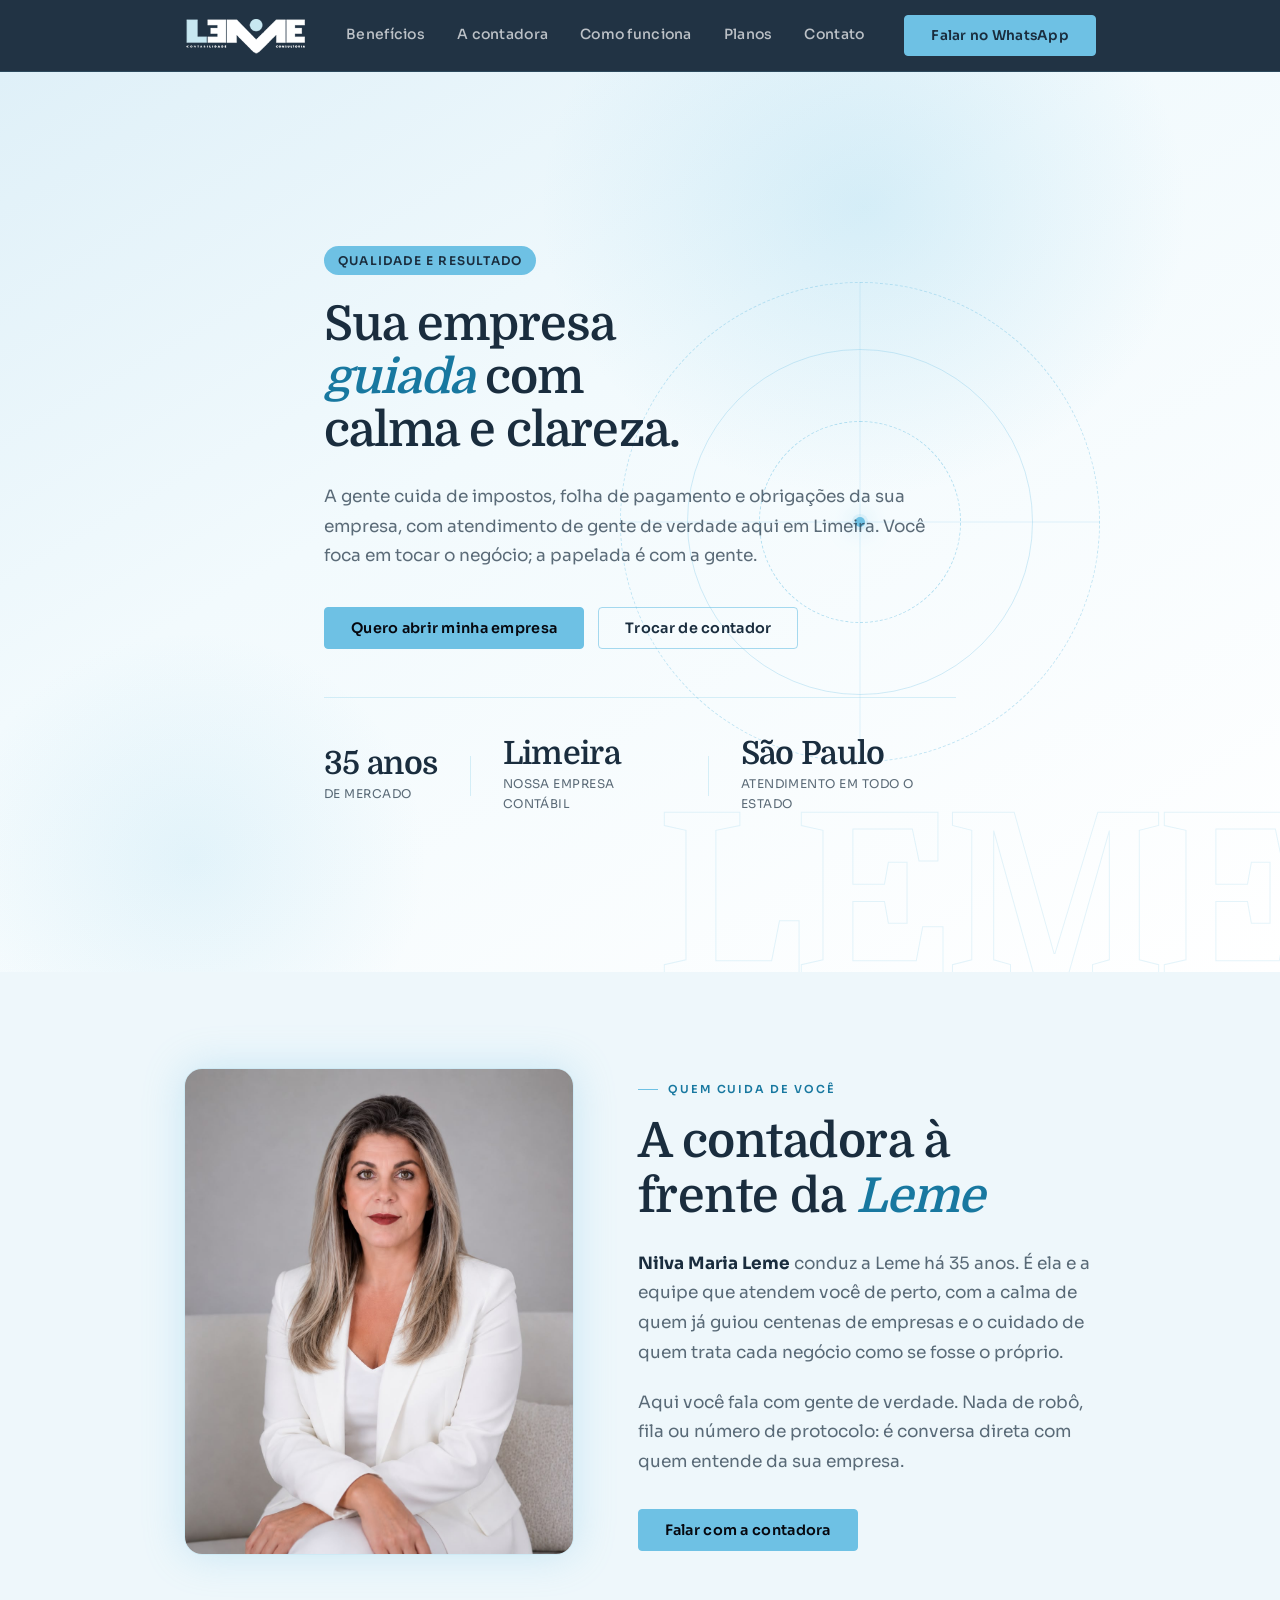
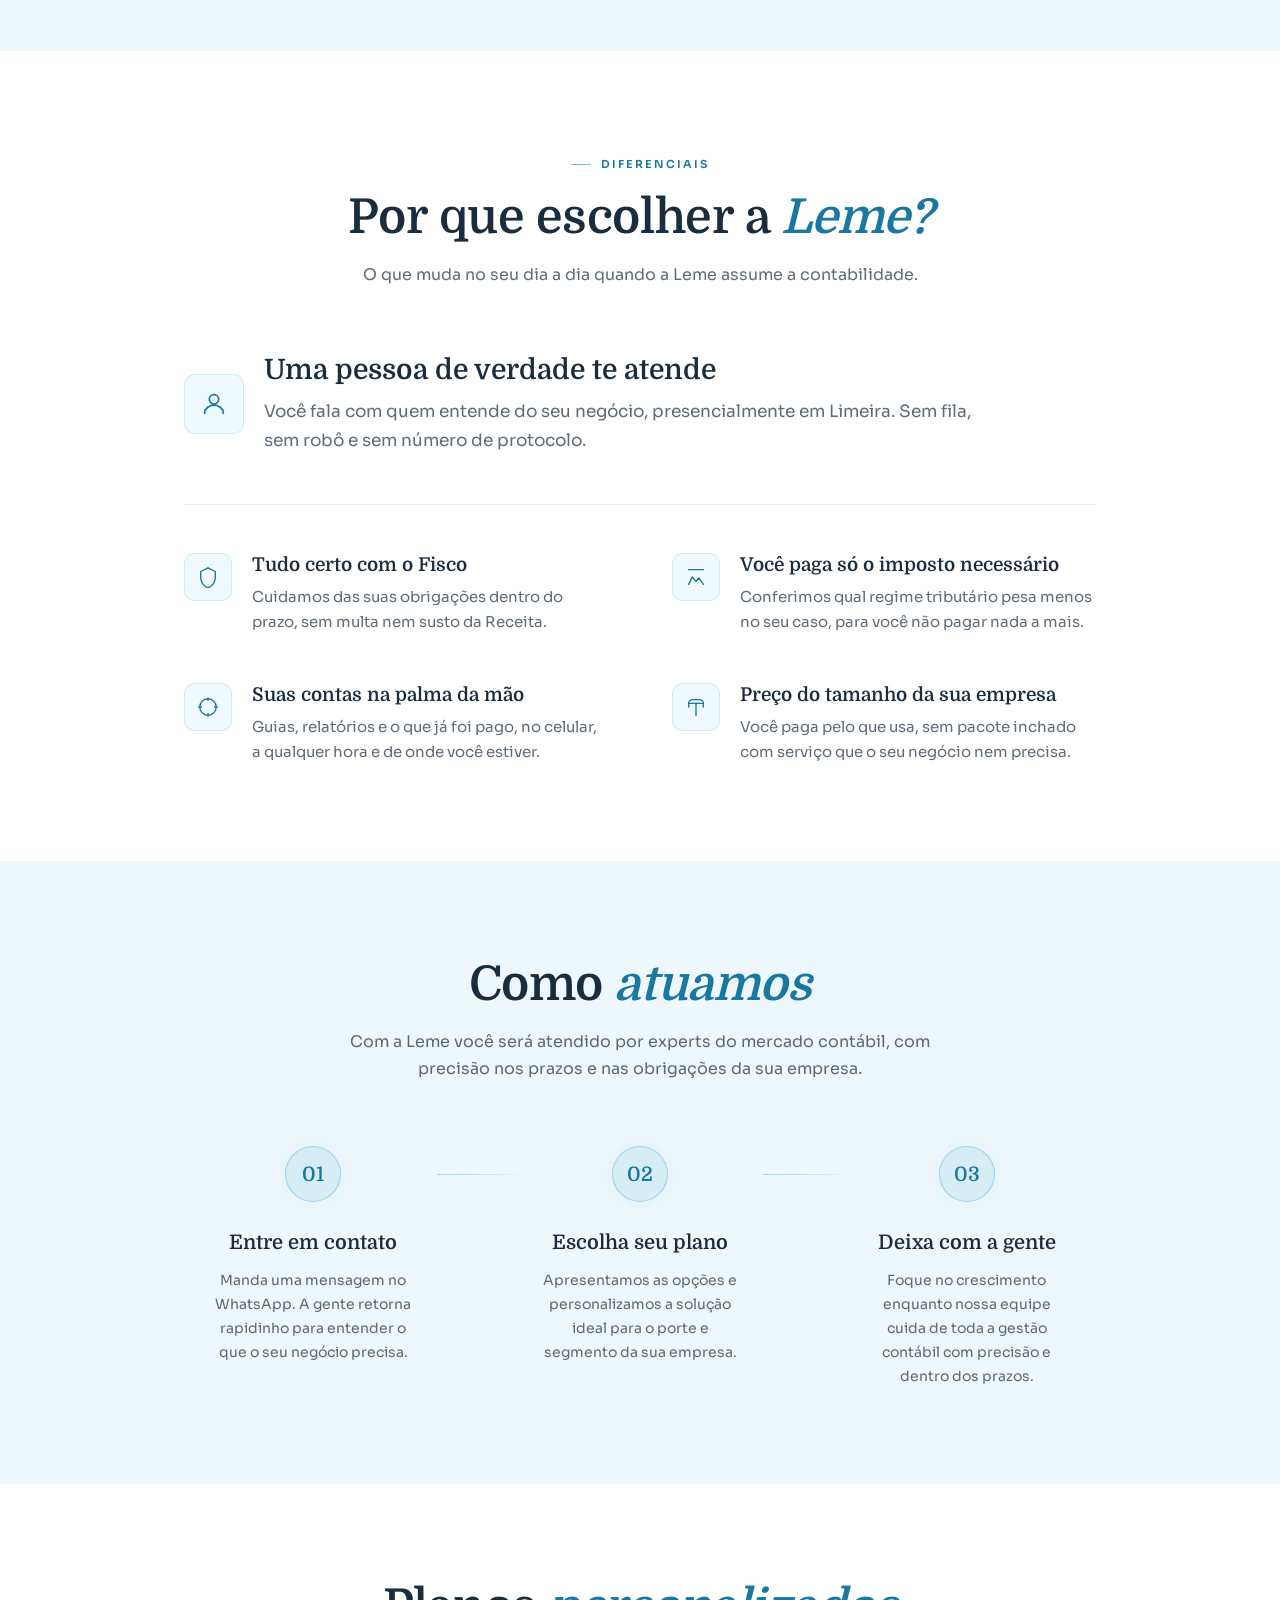
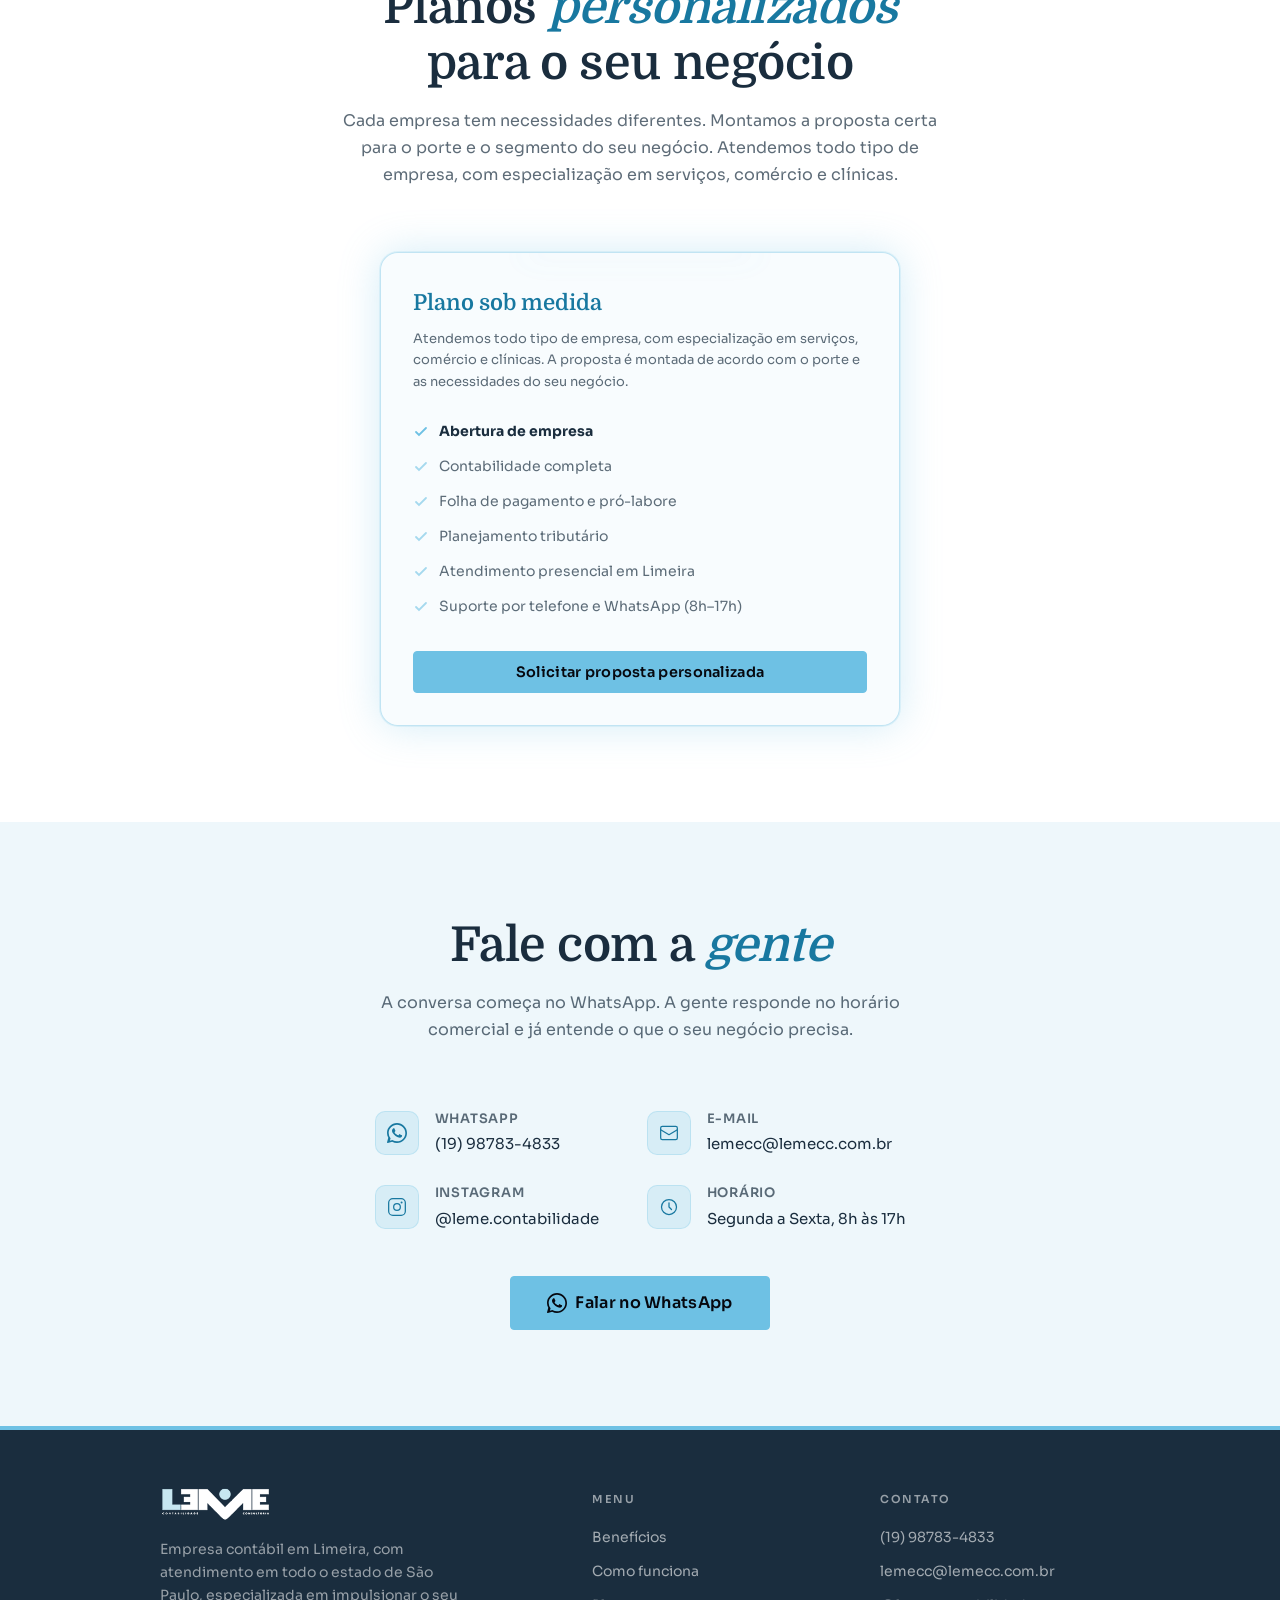
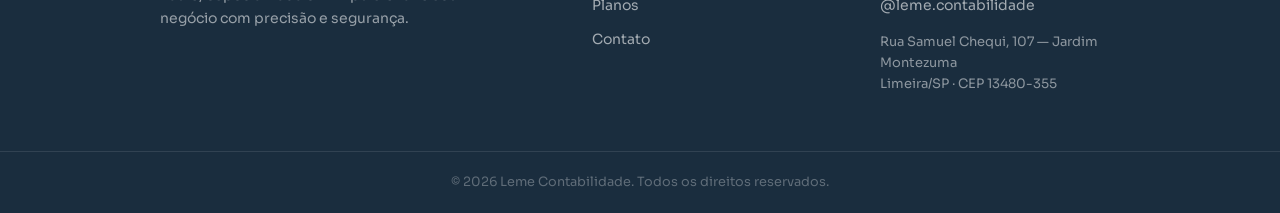
<file: index.html>
<!doctype html>
<html lang="pt-BR">
  <head>
    <meta charset="UTF-8" />
    <meta name="viewport" content="width=device-width, initial-scale=1.0" />
    <!-- Marca JS ativo antes da pintura: o scroll reveal só esconde conteúdo quando há JS -->
    <script>
      document.documentElement.classList.add("js");
    </script>
    <meta
      name="description"
      content="Empresa contábil em Limeira com 35 anos de mercado. Abertura de empresa, troca de contador e contabilidade completa para PMEs em todo o estado de SP."
    />
    <title>Contabilidade em Limeira | Leme Contabilidade</title>
    <link rel="canonical" href="https://lemecc.com.br/" />

    <!-- Favicon -->
    <link rel="icon" type="image/png" sizes="32x32" href="assets/favicon-32x32.png" />
    <link rel="icon" type="image/png" sizes="16x16" href="assets/favicon-16x16.png" />
    <link rel="apple-touch-icon" sizes="180x180" href="assets/apple-touch-icon.png" />

    <!-- Open Graph / redes sociais -->
    <meta property="og:type" content="website" />
    <meta property="og:locale" content="pt_BR" />
    <meta property="og:site_name" content="Leme Contabilidade" />
    <meta property="og:url" content="https://lemecc.com.br/" />
    <meta
      property="og:title"
      content="Contabilidade em Limeira | Leme Contabilidade"
    />
    <meta
      property="og:description"
      content="Empresa contábil em Limeira com 35 anos de mercado. Abertura de empresa, troca de contador e contabilidade completa para PMEs em todo o estado de SP."
    />
    <meta property="og:image" content="https://lemecc.com.br/assets/og-image.jpg" />
    <meta property="og:image:width" content="1200" />
    <meta property="og:image:height" content="630" />
    <meta
      property="og:image:alt"
      content="Leme Contabilidade — empresa contábil em Limeira, 35 anos de mercado"
    />
    <meta name="twitter:card" content="summary_large_image" />
    <meta
      name="twitter:title"
      content="Contabilidade em Limeira | Leme Contabilidade"
    />
    <meta
      name="twitter:description"
      content="Empresa contábil em Limeira com 35 anos de mercado. Abertura de empresa, troca de contador e contabilidade para PMEs em todo o estado de SP."
    />
    <meta name="twitter:image" content="https://lemecc.com.br/assets/og-image.jpg" />
    <meta name="theme-color" content="#6ec1e4" />

    <link rel="preconnect" href="https://fonts.googleapis.com" />
    <link rel="preconnect" href="https://fonts.gstatic.com" crossorigin />
    <link
      rel="stylesheet"
      href="https://fonts.googleapis.com/css2?family=Domine:wght@400;600;700&family=Sora:wght@300;400;500;600&display=swap"
    />
    <link rel="stylesheet" href="css/main.css" />

    <!-- Google Analytics -->
    <script async src="https://www.googletagmanager.com/gtag/js?id=G-7P2T9F2SWV"></script>
    <script>
      window.dataLayer = window.dataLayer || [];
      function gtag(){dataLayer.push(arguments);}
      gtag('js', new Date());
      gtag('config', 'G-7P2T9F2SWV');
    </script>

    <script type="application/ld+json">
      {
        "@context": "https://schema.org",
        "@type": "AccountingService",
        "name": "Leme Contabilidade",
        "url": "https://lemecc.com.br/",
        "image": "https://lemecc.com.br/assets/logo.png",
        "description": "Empresa contábil em Limeira com 35 anos de mercado: abertura de empresa, troca de contador e contabilidade completa para PMEs.",
        "telephone": "+55-19-98783-4833",
        "email": "lemecc@lemecc.com.br",
        "priceRange": "$$",
        "address": {
          "@type": "PostalAddress",
          "streetAddress": "Rua Samuel Chequi, 107 - Jardim Montezuma",
          "addressLocality": "Limeira",
          "addressRegion": "SP",
          "postalCode": "13480-355",
          "addressCountry": "BR"
        },
        "areaServed": {
          "@type": "State",
          "name": "São Paulo"
        },
        "openingHoursSpecification": {
          "@type": "OpeningHoursSpecification",
          "dayOfWeek": ["Monday", "Tuesday", "Wednesday", "Thursday", "Friday"],
          "opens": "08:00",
          "closes": "17:00"
        },
        "sameAs": ["https://instagram.com/leme.contabilidade"]
      }
    </script>
  </head>
  <body>
    <a href="#home" class="skip-link">Pular para o conteúdo</a>

    <!-- ── HEADER ────────────────────────────────────────────────── -->
    <header class="header" id="header">
      <div class="container header__inner">
        <a href="#" class="header__logo">
          <img
            src="assets/logo.png"
            alt="Leme Contabilidade"
            width="121"
            height="40"
            decoding="async"
          />
        </a>
        <nav class="nav" id="nav">
          <a href="#beneficios" class="nav__link">Benefícios</a>
          <a href="#contadora" class="nav__link">A contadora</a>
          <a href="#como-funciona" class="nav__link">Como funciona</a>
          <a href="#planos" class="nav__link">Planos</a>
          <a href="#contato" class="nav__link">Contato</a>
        </nav>
        <a
          href="https://wa.me/5519987834833?text=Olá%2C%20gostaria%20de%20mais%20informações%20sobre%20a%20Leme%20Contabilidade."
          class="btn btn--accent header__cta"
          target="_blank"
          rel="noopener noreferrer"
        >
          Falar no WhatsApp
        </a>
        <button
          class="hamburger"
          id="hamburger"
          aria-label="Abrir menu"
          aria-expanded="false"
        >
          <span></span><span></span><span></span>
        </button>
      </div>
    </header>

    <!-- ── HERO ──────────────────────────────────────────────────── -->
    <section class="hero" id="home">
      <div class="hero__glow hero__glow--1" aria-hidden="true"></div>
      <div class="hero__glow hero__glow--2" aria-hidden="true"></div>

      <div class="hero__compass" aria-hidden="true">
        <div class="compass__ring compass__ring--1"></div>
        <div class="compass__ring compass__ring--2"></div>
        <div class="compass__ring compass__ring--3"></div>
        <div class="compass__cross">
          <span class="compass__line compass__line--v"></span>
          <span class="compass__line compass__line--h"></span>
        </div>
        <div class="compass__dot"></div>
      </div>

      <div class="hero__watermark" aria-hidden="true">LEME</div>

      <div class="container hero__inner">
        <div class="hero__content">
          <span class="hero__badge">Qualidade e resultado</span>
          <h1 class="hero__headline">
            Sua empresa<br />
            <em>guiada</em> com<br />
            calma e clareza.
          </h1>
          <p class="hero__sub">
            A gente cuida de impostos, folha de pagamento e obrigações da sua
            empresa, com atendimento de gente de verdade aqui em Limeira. Você
            foca em tocar o negócio; a papelada é com a gente.
          </p>
          <div class="hero__actions">
            <a
              href="https://wa.me/5519987834833?text=Olá%2C%20quero%20abrir%20minha%20empresa%20com%20a%20Leme%20Contabilidade!"
              class="btn btn--primary"
              target="_blank"
              rel="noopener noreferrer"
            >
              Quero abrir minha empresa
            </a>
            <a
              href="https://wa.me/5519987834833?text=Olá%2C%20quero%20trocar%20de%20contador%20e%20conhecer%20a%20Leme%20Contabilidade."
              class="btn btn--ghost"
              target="_blank"
              rel="noopener noreferrer"
            >
              Trocar de contador
            </a>
          </div>
          <div class="hero__stats">
            <div class="stat">
              <div class="stat__value">
                <span class="stat__num" data-count="35">35</span>&nbsp;anos
              </div>
              <div class="stat__label">de mercado</div>
            </div>
            <div class="stat__sep"></div>
            <div class="stat">
              <div class="stat__value">Limeira</div>
              <div class="stat__label">nossa empresa contábil</div>
            </div>
            <div class="stat__sep"></div>
            <div class="stat">
              <div class="stat__value">São&nbsp;Paulo</div>
              <div class="stat__label">atendimento em todo o estado</div>
            </div>
          </div>
        </div>
      </div>
    </section>

    <!-- ── A CONTADORA ───────────────────────────────────────────── -->
    <section class="section section--alt" id="contadora">
      <div class="container">
        <div class="about">
          <div class="about__media" data-reveal>
            <img
              src="assets/foto_contadora.jpeg"
              alt="Nilva Maria Leme, contadora à frente da Leme Contabilidade em Limeira"
              class="about__photo"
              width="1086"
              height="1448"
              loading="lazy"
              decoding="async"
            />
          </div>
          <div class="about__body" data-reveal data-delay="100">
            <span class="section__tag">Quem cuida de você</span>
            <h2 class="section__title">
              A contadora à frente da <em>Leme</em>
            </h2>
            <p class="about__text">
              <!-- ponytail: placeholder — substituir pelo nome e história reais da contadora -->
              <strong>Nilva Maria Leme</strong> conduz a Leme há 35 anos. É ela
              e a equipe que atendem você de perto, com a calma de quem já guiou
              centenas de empresas e o cuidado de quem trata cada negócio como
              se fosse o próprio.
            </p>
            <p class="about__text">
              Aqui você fala com gente de verdade. Nada de robô, fila ou número
              de protocolo: é conversa direta com quem entende da sua empresa.
            </p>
            <a
              href="https://wa.me/5519987834833?text=Olá%2C%20gostaria%20de%20falar%20com%20a%20contadora%20da%20Leme%20Contabilidade."
              class="btn btn--primary about__cta"
              target="_blank"
              rel="noopener noreferrer"
            >
              Falar com a contadora
            </a>
          </div>
        </div>
      </div>
    </section>

    <!-- ── BENEFÍCIOS ────────────────────────────────────────────── -->
    <section class="section" id="beneficios">
      <div class="container">
        <div class="section__header" data-reveal>
          <span class="section__tag">Diferenciais</span>
          <h2 class="section__title">Por que escolher a <em>Leme?</em></h2>
          <p class="section__subtitle">
            O que muda no seu dia a dia quando a Leme assume a contabilidade.
          </p>
        </div>

        <div class="benefits">
          <article class="benefit benefit--lead" data-reveal>
            <div class="benefit__icon benefit__icon--lead">
              <svg
                viewBox="0 0 24 24"
                fill="none"
                stroke="currentColor"
                stroke-width="1.5"
                stroke-linecap="round"
                stroke-linejoin="round"
                aria-hidden="true"
              >
                <circle cx="12" cy="8" r="4" />
                <path d="M4 20c0-4 3.6-7 8-7s8 3 8 7" />
              </svg>
            </div>
            <div>
              <h3 class="benefit__title">Uma pessoa de verdade te atende</h3>
              <p class="benefit__text">
                Você fala com quem entende do seu negócio, presencialmente em
                Limeira. Sem fila, sem robô e sem número de protocolo.
              </p>
            </div>
          </article>

          <article class="benefit" data-reveal data-delay="100">
            <div class="benefit__icon">
              <svg
                viewBox="0 0 24 24"
                fill="none"
                stroke="currentColor"
                stroke-width="1.5"
                stroke-linecap="round"
                stroke-linejoin="round"
                aria-hidden="true"
              >
                <path
                  d="M12 2L4 6v6c0 5.5 3.5 10 8 12 4.5-2 8-6.5 8-12V6l-8-4z"
                />
              </svg>
            </div>
            <div>
              <h3 class="benefit__title">Tudo certo com o Fisco</h3>
              <p class="benefit__text">
                Cuidamos das suas obrigações dentro do prazo, sem multa nem
                susto da Receita.
              </p>
            </div>
          </article>

          <article class="benefit" data-reveal data-delay="150">
            <div class="benefit__icon">
              <svg
                viewBox="0 0 24 24"
                fill="none"
                stroke="currentColor"
                stroke-width="1.5"
                stroke-linecap="round"
                stroke-linejoin="round"
                aria-hidden="true"
              >
                <path d="M4 20l4-8 4 5 3-4 5 7" />
                <path d="M4 4h16" />
              </svg>
            </div>
            <div>
              <h3 class="benefit__title">Você paga só o imposto necessário</h3>
              <p class="benefit__text">
                Conferimos qual regime tributário pesa menos no seu caso, para
                você não pagar nada a mais.
              </p>
            </div>
          </article>

          <article class="benefit" data-reveal data-delay="200">
            <div class="benefit__icon">
              <svg
                viewBox="0 0 24 24"
                fill="none"
                stroke="currentColor"
                stroke-width="1.5"
                stroke-linecap="round"
                stroke-linejoin="round"
                aria-hidden="true"
              >
                <circle cx="12" cy="12" r="9" />
                <path d="M2 12h3M19 12h3M12 2v3M12 19v3" />
              </svg>
            </div>
            <div>
              <h3 class="benefit__title">Suas contas na palma da mão</h3>
              <p class="benefit__text">
                Guias, relatórios e o que já foi pago, no celular, a qualquer
                hora e de onde você estiver.
              </p>
            </div>
          </article>

          <article class="benefit" data-reveal data-delay="300">
            <div class="benefit__icon">
              <svg
                viewBox="0 0 24 24"
                fill="none"
                stroke="currentColor"
                stroke-width="1.5"
                stroke-linecap="round"
                stroke-linejoin="round"
                aria-hidden="true"
              >
                <path d="M20 12V8H4v4" />
                <path d="M12 8v13" />
                <path d="M4 8a4 4 0 014-4h8a4 4 0 014 4" />
              </svg>
            </div>
            <div>
              <h3 class="benefit__title">Preço do tamanho da sua empresa</h3>
              <p class="benefit__text">
                Você paga pelo que usa, sem pacote inchado com serviço que o seu
                negócio nem precisa.
              </p>
            </div>
          </article>
        </div>
      </div>
    </section>

    <!-- ── COMO FUNCIONA ─────────────────────────────────────────── -->
    <section class="section section--alt" id="como-funciona">
      <div class="container">
        <div class="section__header" data-reveal>
          <h2 class="section__title">Como <em>atuamos</em></h2>
          <p class="section__subtitle">
            Com a Leme você será atendido por experts do mercado contábil, com
            precisão nos prazos e nas obrigações da sua empresa.
          </p>
        </div>

        <div class="steps-track">
          <div class="step-item" data-reveal>
            <div class="step-item__circle">
              <span class="step-item__num">01</span>
            </div>
            <div class="step-item__body">
              <h3 class="step-item__title">Entre em contato</h3>
              <p class="step-item__text">
                Manda uma mensagem no WhatsApp. A gente retorna rapidinho para
                entender o que o seu negócio precisa.
              </p>
            </div>
          </div>
          <div class="step-connector" aria-hidden="true"></div>
          <div class="step-item" data-reveal data-delay="150">
            <div class="step-item__circle">
              <span class="step-item__num">02</span>
            </div>
            <div class="step-item__body">
              <h3 class="step-item__title">Escolha seu plano</h3>
              <p class="step-item__text">
                Apresentamos as opções e personalizamos a solução ideal para o
                porte e segmento da sua empresa.
              </p>
            </div>
          </div>
          <div class="step-connector" aria-hidden="true"></div>
          <div class="step-item" data-reveal data-delay="300">
            <div class="step-item__circle">
              <span class="step-item__num">03</span>
            </div>
            <div class="step-item__body">
              <h3 class="step-item__title">Deixa com a gente</h3>
              <p class="step-item__text">
                Foque no crescimento enquanto nossa equipe cuida de toda a
                gestão contábil com precisão e dentro dos prazos.
              </p>
            </div>
          </div>
        </div>
      </div>
    </section>

    <!-- ── PLANOS ─────────────────────────────────────────────────── -->
    <section class="section" id="planos">
      <div class="container">
        <div class="section__header" data-reveal>
          <h2 class="section__title">
            Planos <em>personalizados</em> para o seu negócio
          </h2>
          <p class="section__subtitle">
            Cada empresa tem necessidades diferentes. Montamos a proposta certa
            para o porte e o segmento do seu negócio. Atendemos todo tipo de
            empresa, com especialização em serviços, comércio e clínicas.
          </p>
        </div>

        <div class="plans-grid plans-grid--single">
          <div class="plan-card plan-card--featured" data-reveal>
            <div class="plan-card__glow" aria-hidden="true"></div>
            <div class="plan-card__top">
              <div class="plan-card__header-row">
                <span class="plan-tag plan-tag--featured"
                  >Plano sob medida</span
                >
              </div>
              <p class="plan-card__desc">
                Atendemos todo tipo de empresa, com especialização em serviços,
                comércio e clínicas. A proposta é montada de acordo com o porte
                e as necessidades do seu negócio.
              </p>
            </div>
            <ul class="plan-card__features">
              <li class="is-accent">
                <svg
                  viewBox="0 0 16 16"
                  fill="none"
                  stroke="currentColor"
                  stroke-width="1.8"
                  stroke-linecap="round"
                >
                  <path d="M3 8l3 3 7-7" />
                </svg>
                <strong>Abertura de empresa</strong>
              </li>
              <li>
                <svg
                  viewBox="0 0 16 16"
                  fill="none"
                  stroke="currentColor"
                  stroke-width="1.8"
                  stroke-linecap="round"
                >
                  <path d="M3 8l3 3 7-7" />
                </svg>
                Contabilidade completa
              </li>
              <li>
                <svg
                  viewBox="0 0 16 16"
                  fill="none"
                  stroke="currentColor"
                  stroke-width="1.8"
                  stroke-linecap="round"
                >
                  <path d="M3 8l3 3 7-7" />
                </svg>
                Folha de pagamento e pró-labore
              </li>
              <li>
                <svg
                  viewBox="0 0 16 16"
                  fill="none"
                  stroke="currentColor"
                  stroke-width="1.8"
                  stroke-linecap="round"
                >
                  <path d="M3 8l3 3 7-7" />
                </svg>
                Planejamento tributário
              </li>
              <li>
                <svg
                  viewBox="0 0 16 16"
                  fill="none"
                  stroke="currentColor"
                  stroke-width="1.8"
                  stroke-linecap="round"
                >
                  <path d="M3 8l3 3 7-7" />
                </svg>
                Atendimento presencial em Limeira
              </li>
              <li>
                <svg
                  viewBox="0 0 16 16"
                  fill="none"
                  stroke="currentColor"
                  stroke-width="1.8"
                  stroke-linecap="round"
                >
                  <path d="M3 8l3 3 7-7" />
                </svg>
                Suporte por telefone e WhatsApp (8h–17h)
              </li>
            </ul>
            <a
              href="https://wa.me/5519987834833?text=Olá%2C%20gostaria%20de%20uma%20proposta%20personalizada%20da%20Leme%20Contabilidade."
              class="btn btn--primary plan-card__cta"
              target="_blank"
              rel="noopener noreferrer"
            >
              Solicitar proposta personalizada
            </a>
          </div>
        </div>
      </div>
    </section>

    <!-- ── CONTATO ───────────────────────────────────────────────── -->
    <section class="section section--alt" id="contato">
      <div class="container">
        <div class="section__header" data-reveal>
          <h2 class="section__title">Fale com a <em>gente</em></h2>
          <p class="section__subtitle">
            A conversa começa no WhatsApp. A gente responde no horário comercial
            e já entende o que o seu negócio precisa.
          </p>
        </div>

        <div class="contact-connect" data-reveal data-delay="150">
          <div class="contact-info">
            <div class="contact-info__item">
              <div class="contact-info__icon">
                <svg viewBox="0 0 24 24" fill="currentColor" aria-hidden="true">
                  <path
                    d="M17.472 14.382c-.297-.149-1.758-.867-2.03-.967-.273-.099-.471-.148-.67.15-.197.297-.767.966-.94 1.164-.173.199-.347.223-.644.075-.297-.15-1.255-.463-2.39-1.475-.883-.788-1.48-1.761-1.653-2.059-.173-.297-.018-.458.13-.606.134-.133.298-.347.446-.52.149-.174.198-.298.298-.497.099-.198.05-.371-.025-.52-.075-.149-.669-1.612-.916-2.207-.242-.579-.487-.5-.669-.51-.173-.008-.371-.01-.57-.01-.198 0-.52.074-.792.372-.272.297-1.04 1.016-1.04 2.479 0 1.462 1.065 2.875 1.213 3.074.149.198 2.096 3.2 5.077 4.487.709.306 1.262.489 1.694.625.712.227 1.36.195 1.871.118.571-.085 1.758-.719 2.006-1.413.248-.694.248-1.289.173-1.413-.074-.124-.272-.198-.57-.347zM12 0C5.373 0 0 5.373 0 12c0 2.12.553 4.107 1.524 5.836L.057 23.007a.75.75 0 00.93.931l5.222-1.498A11.955 11.955 0 0012 24c6.627 0 12-5.373 12-12S18.627 0 12 0zm0 22a9.95 9.95 0 01-5.098-1.396l-.364-.218-3.108.893.875-3.029-.237-.38A9.961 9.961 0 012 12C2 6.477 6.477 2 12 2s10 4.477 10 10-4.477 10-10 10z"
                  />
                </svg>
              </div>
              <div>
                <strong>WhatsApp</strong>
                <a
                  href="https://wa.me/5519987834833"
                  target="_blank"
                  rel="noopener noreferrer"
                  >(19) 98783-4833</a
                >
              </div>
            </div>
            <div class="contact-info__item">
              <div class="contact-info__icon">
                <svg
                  viewBox="0 0 24 24"
                  fill="none"
                  stroke="currentColor"
                  stroke-width="1.5"
                  stroke-linecap="round"
                  stroke-linejoin="round"
                  aria-hidden="true"
                >
                  <rect x="2" y="4" width="20" height="16" rx="2" />
                  <path d="M2 8l10 6 10-6" />
                </svg>
              </div>
              <div>
                <strong>E-mail</strong>
                <a href="mailto:lemecc@lemecc.com.br">lemecc@lemecc.com.br</a>
              </div>
            </div>
            <div class="contact-info__item">
              <div class="contact-info__icon">
                <svg
                  viewBox="0 0 24 24"
                  fill="none"
                  stroke="currentColor"
                  stroke-width="1.5"
                  stroke-linecap="round"
                  stroke-linejoin="round"
                  aria-hidden="true"
                >
                  <rect x="2" y="2" width="20" height="20" rx="5" />
                  <circle cx="12" cy="12" r="4" />
                  <circle
                    cx="17.5"
                    cy="6.5"
                    r="1.2"
                    fill="currentColor"
                    stroke="none"
                  />
                </svg>
              </div>
              <div>
                <strong>Instagram</strong>
                <a
                  href="https://instagram.com/leme.contabilidade"
                  target="_blank"
                  rel="noopener noreferrer"
                  >@leme.contabilidade</a
                >
              </div>
            </div>
            <div class="contact-info__item">
              <div class="contact-info__icon">
                <svg
                  viewBox="0 0 24 24"
                  fill="none"
                  stroke="currentColor"
                  stroke-width="1.5"
                  stroke-linecap="round"
                  stroke-linejoin="round"
                  aria-hidden="true"
                >
                  <circle cx="12" cy="12" r="9" />
                  <path d="M12 7v5l3 3" />
                </svg>
              </div>
              <div>
                <strong>Horário</strong>
                <span>Segunda a Sexta, 8h às 17h</span>
              </div>
            </div>
          </div>

          <a
            href="https://wa.me/5519987834833?text=Olá%2C%20gostaria%20de%20falar%20com%20a%20Leme%20Contabilidade."
            class="btn btn--primary contact-connect__cta"
            target="_blank"
            rel="noopener noreferrer"
          >
            <svg
              viewBox="0 0 24 24"
              fill="currentColor"
              aria-hidden="true"
              width="20"
              height="20"
            >
              <path
                d="M17.472 14.382c-.297-.149-1.758-.867-2.03-.967-.273-.099-.471-.148-.67.15-.197.297-.767.966-.94 1.164-.173.199-.347.223-.644.075-.297-.15-1.255-.463-2.39-1.475-.883-.788-1.48-1.761-1.653-2.059-.173-.297-.018-.458.13-.606.134-.133.298-.347.446-.52.149-.174.198-.298.298-.497.099-.198.05-.371-.025-.52-.075-.149-.669-1.612-.916-2.207-.242-.579-.487-.5-.669-.51-.173-.008-.371-.01-.57-.01-.198 0-.52.074-.792.372-.272.297-1.04 1.016-1.04 2.479 0 1.462 1.065 2.875 1.213 3.074.149.198 2.096 3.2 5.077 4.487.709.306 1.262.489 1.694.625.712.227 1.36.195 1.871.118.571-.085 1.758-.719 2.006-1.413.248-.694.248-1.289.173-1.413-.074-.124-.272-.198-.57-.347zM12 0C5.373 0 0 5.373 0 12c0 2.12.553 4.107 1.524 5.836L.057 23.007a.75.75 0 00.93.931l5.222-1.498A11.955 11.955 0 0012 24c6.627 0 12-5.373 12-12S18.627 0 12 0zm0 22a9.95 9.95 0 01-5.098-1.396l-.364-.218-3.108.893.875-3.029-.237-.38A9.961 9.961 0 012 12C2 6.477 6.477 2 12 2s10 4.477 10 10-4.477 10-10 10z"
              />
            </svg>
            Falar no WhatsApp
          </a>
        </div>
      </div>
    </section>

    <!-- ── FOOTER ─────────────────────────────────────────────────── -->
    <footer class="footer">
      <div class="container footer__inner">
        <div class="footer__brand">
          <a href="#"
            ><img
              src="assets/logo.png"
              alt="Leme Contabilidade"
              width="109"
              height="36"
              loading="lazy"
              decoding="async"
          /></a>
          <p>
            Empresa contábil em Limeira, com atendimento em todo o estado de São
            Paulo, especializada em impulsionar o seu negócio com precisão e
            segurança.
          </p>
        </div>
        <nav class="footer__nav">
          <span class="footer__col-title">Menu</span>
          <a href="#beneficios">Benefícios</a>
          <a href="#como-funciona">Como funciona</a>
          <a href="#planos">Planos</a>
          <a href="#contato">Contato</a>
        </nav>
        <div class="footer__contact">
          <span class="footer__col-title">Contato</span>
          <a
            href="https://wa.me/5519987834833"
            target="_blank"
            rel="noopener noreferrer"
            >(19) 98783-4833</a
          >
          <a href="mailto:lemecc@lemecc.com.br">lemecc@lemecc.com.br</a>
          <a
            href="https://instagram.com/leme.contabilidade"
            target="_blank"
            rel="noopener noreferrer"
            >@leme.contabilidade</a
          >
          <address class="footer__address">
            Rua Samuel Chequi, 107 — Jardim Montezuma<br />
            Limeira/SP · CEP 13480-355
          </address>
        </div>
      </div>
      <div class="footer__bottom">
        <div class="container">
          <p>&copy; 2026 Leme Contabilidade. Todos os direitos reservados.</p>
        </div>
      </div>
    </footer>

    <script src="js/main.js"></script>
  </body>
</html>
</file>
<file: css/main.css>
/* ================================================================
   MAIN — Ponto de entrada: importa todos os módulos CSS
   ================================================================ */

/* Fontes */

/* Tokens e base */
@import "variables.css";
@import "reset.css";
@import "animations.css";

/* Estrutura */
@import "layout.css";

/* Componentes globais */
@import "buttons.css";

/* Seções */
@import "header.css";
@import "hero.css";
@import "about.css";
@import "benefits.css";
@import "steps.css";
@import "plans.css";
@import "contact.css";
@import "footer.css";

/* Responsividade (sempre por último) */
@import "responsive.css";
</file>
